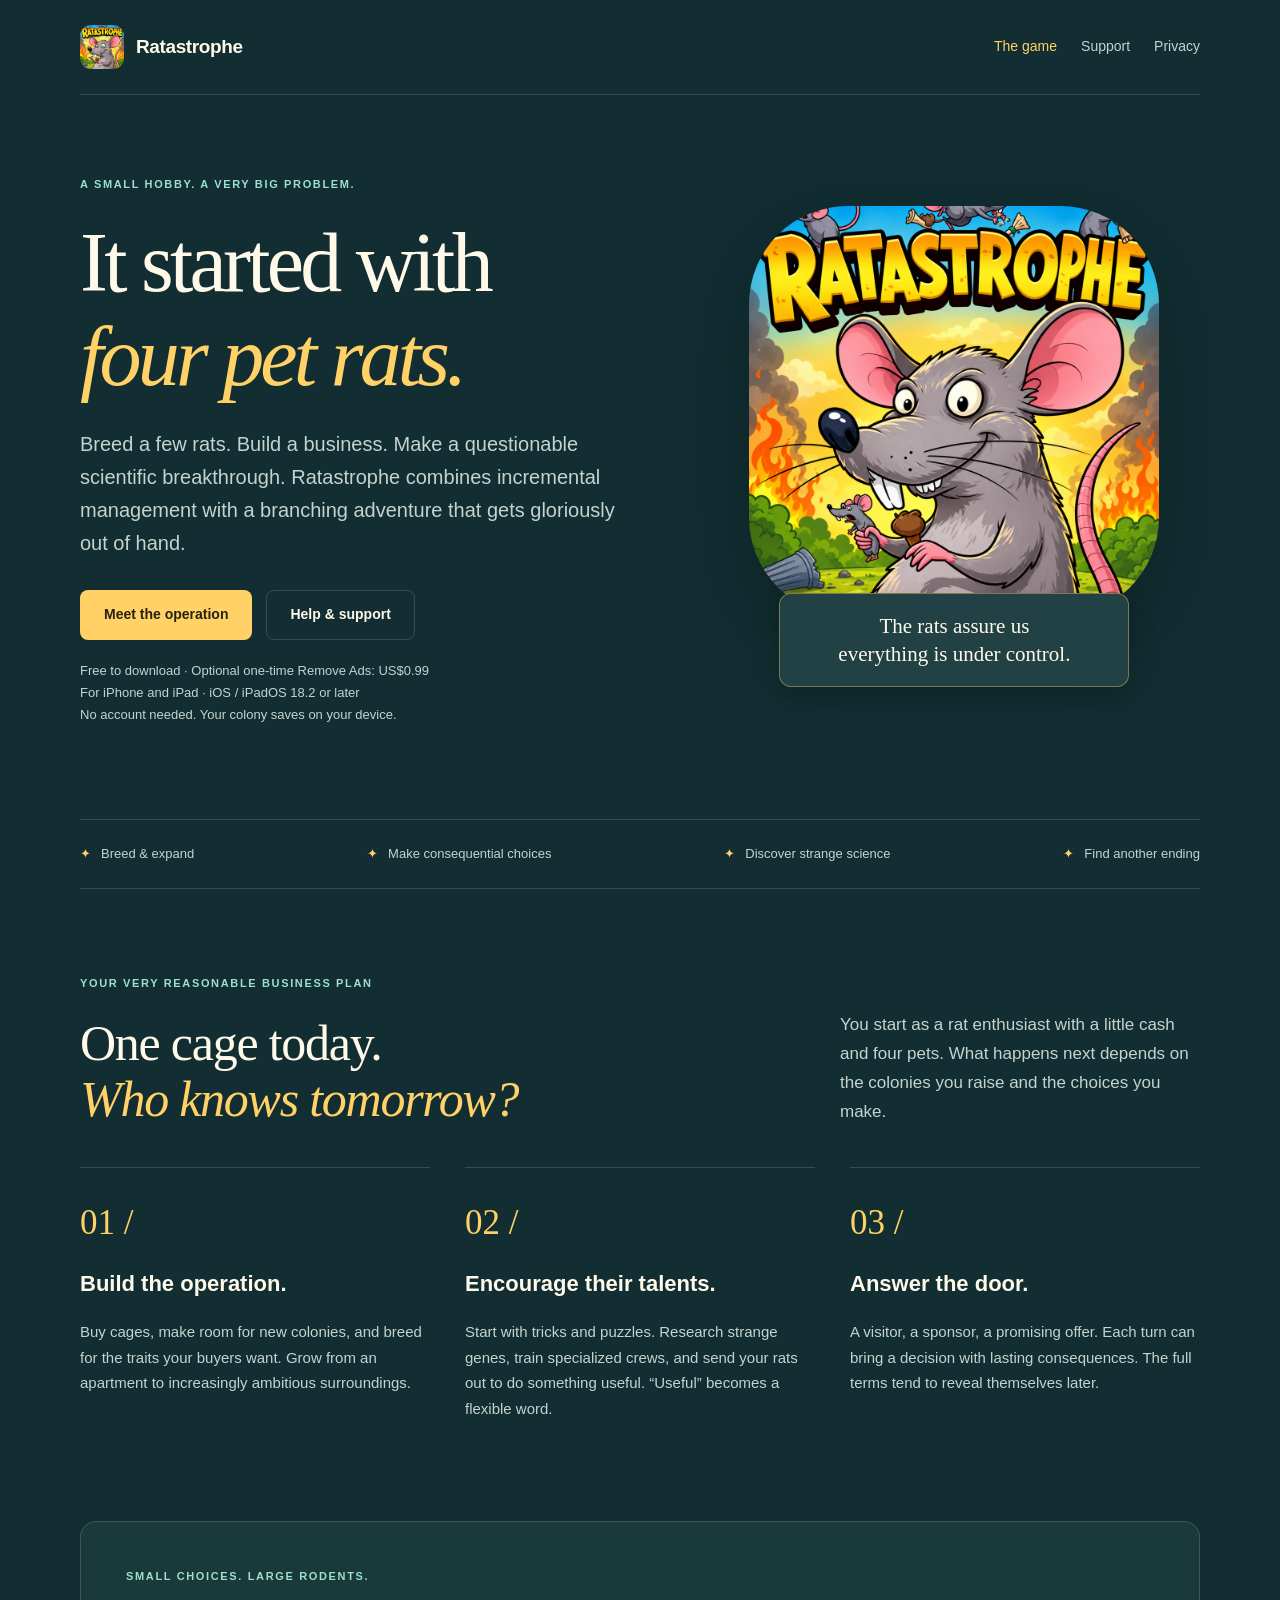
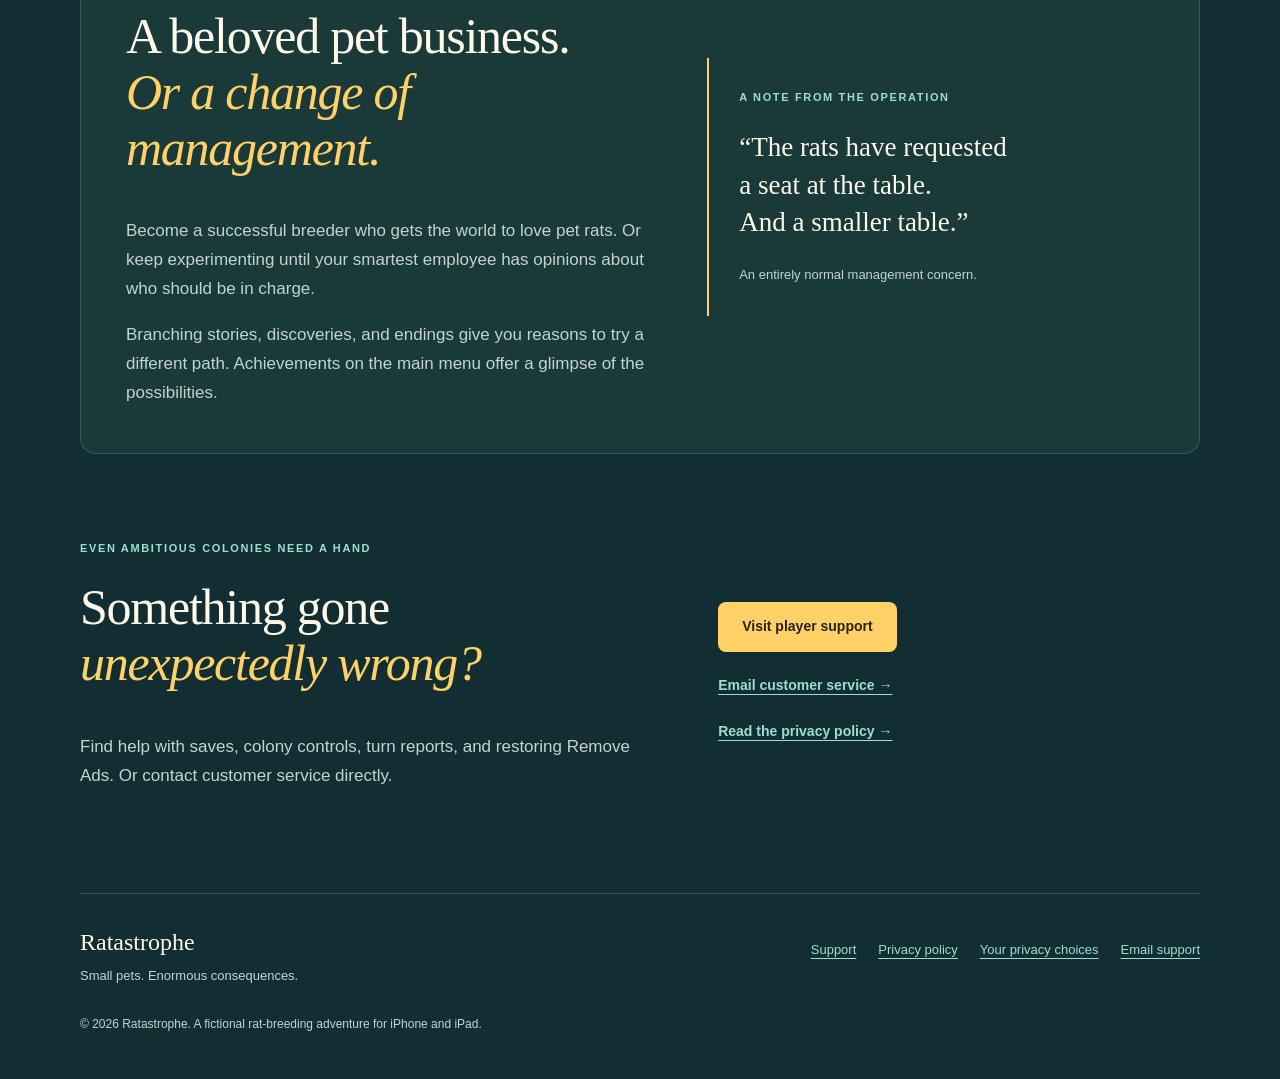
<file: docs/index.html>
<!doctype html>
<html lang="en">
<head>
  <meta charset="utf-8">
  <meta name="viewport" content="width=device-width, initial-scale=1">
  <meta name="description" content="Ratastrophe is an incremental rat-breeding game with branching stories and increasingly unreasonable consequences. Official app information, support, and privacy policy.">
  <meta name="theme-color" content="#122e32">
  <title>Ratastrophe — A small hobby. A very big problem.</title>
  <link rel="canonical" href="https://pquilty79.github.io/ratastrophe-site/">
  <link rel="icon" type="image/png" href="assets/app-icon.png">
  <link rel="apple-touch-icon" href="assets/app-icon.png">
  <meta property="og:title" content="Ratastrophe — A small hobby. A very big problem.">
  <meta property="og:description" content="Breed a few rats. Build a business. Discover just how far a perfectly reasonable hobby can go.">
  <meta property="og:type" content="website">
  <meta property="og:url" content="https://pquilty79.github.io/ratastrophe-site/">
  <meta property="og:image" content="https://pquilty79.github.io/ratastrophe-site/assets/app-icon.png">
  <link rel="stylesheet" href="styles.css">
</head>
<body>
  <a class="skip" href="#main">Skip to content</a>
  <div class="wrap">
    <header class="site-header">
      <a class="brand" href="./"><img src="assets/app-icon.png" alt="" width="44" height="44">Ratastrophe</a>
      <nav aria-label="Main navigation"><a href="./" aria-current="page">The game</a><a href="support.html">Support</a><a href="privacy.html">Privacy</a></nav>
    </header>
    <main id="main">
      <section class="hero">
        <div>
          <p class="eyebrow">A small hobby. A very big problem.</p>
          <h1>It started with<br><em>four pet rats.</em></h1>
          <p class="lede">Breed a few rats. Build a business. Make a questionable scientific breakthrough. Ratastrophe combines incremental management with a branching adventure that gets gloriously out of hand.</p>
          <div class="actions"><a class="button" href="#the-game">Meet the operation</a><a class="button secondary" href="support.html">Help &amp; support</a></div>
          <p class="small">Free to download · Optional one-time Remove Ads: US$0.99<br>For iPhone and iPad · iOS / iPadOS 18.2 or later<br>No account needed. Your colony saves on your device.</p>
        </div>
        <div class="hero-art">
          <img class="hero-icon" src="assets/app-icon.png" alt="A grinning cartoon rat surrounded by smaller rats, beneath the yellow Ratastrophe logo" width="1024" height="1024" fetchpriority="high">
          <p class="art-note">The rats assure us<br>everything is under control.</p>
        </div>
      </section>
      <div class="ribbon" aria-label="Game highlights"><span>Breed &amp; expand</span><span>Make consequential choices</span><span>Discover strange science</span><span>Find another ending</span></div>
      <section class="section" id="the-game">
        <div class="section-top"><div><p class="eyebrow">Your very reasonable business plan</p><h2>One cage today.<br><em>Who knows tomorrow?</em></h2></div><p>You start as a rat enthusiast with a little cash and four pets. What happens next depends on the colonies you raise and the choices you make.</p></div>
        <div class="steps">
          <article class="step"><span class="number" aria-hidden="true">01 /</span><h3>Build the operation.</h3><p>Buy cages, make room for new colonies, and breed for the traits your buyers want. Grow from an apartment to increasingly ambitious surroundings.</p></article>
          <article class="step"><span class="number" aria-hidden="true">02 /</span><h3>Encourage their talents.</h3><p>Start with tricks and puzzles. Research strange genes, train specialized crews, and send your rats out to do something useful. “Useful” becomes a flexible word.</p></article>
          <article class="step"><span class="number" aria-hidden="true">03 /</span><h3>Answer the door.</h3><p>A visitor, a sponsor, a promising offer. Each turn can bring a decision with lasting consequences. The full terms tend to reveal themselves later.</p></article>
        </div>
      </section>
      <section class="story-panel">
        <div><p class="eyebrow">Small choices. Large rodents.</p><h2>A beloved pet business.<br><em>Or a change of management.</em></h2><p>Become a successful breeder who gets the world to love pet rats. Or keep experimenting until your smartest employee has opinions about who should be in charge.</p><p>Branching stories, discoveries, and endings give you reasons to try a different path. Achievements on the main menu offer a glimpse of the possibilities.</p></div>
        <aside class="dispatch"><p class="eyebrow">A note from the operation</p><blockquote>“The rats have requested<br>a seat at the table.<br>And a smaller table.”</blockquote><p class="small">An entirely normal management concern.</p></aside>
      </section>
      <section class="section support-strip">
        <div><p class="eyebrow">Even ambitious colonies need a hand</p><h2>Something gone<br><em>unexpectedly wrong?</em></h2><p>Find help with saves, colony controls, turn reports, and restoring Remove Ads. Or contact customer service directly.</p></div>
        <div class="support-links"><a class="button" href="support.html">Visit player support</a><a class="text-link" href="mailto:supportchesstimewars@gmail.com?subject=Ratastrophe%20Support">Email customer service →</a><a class="text-link" href="privacy.html">Read the privacy policy →</a></div>
      </section>
    </main>
    <footer class="footer"><div><strong>Ratastrophe</strong><p>Small pets. Enormous consequences.</p></div><div class="footer-links"><a href="support.html">Support</a><a href="privacy.html">Privacy policy</a><a href="privacy.html#your-choices">Your privacy choices</a><a href="mailto:supportchesstimewars@gmail.com?subject=Ratastrophe%20Support">Email support</a></div><small class="copyright">© 2026 Ratastrophe. A fictional rat-breeding adventure for iPhone and iPad.</small></footer>
  </div>
</body>
</html>
</file>
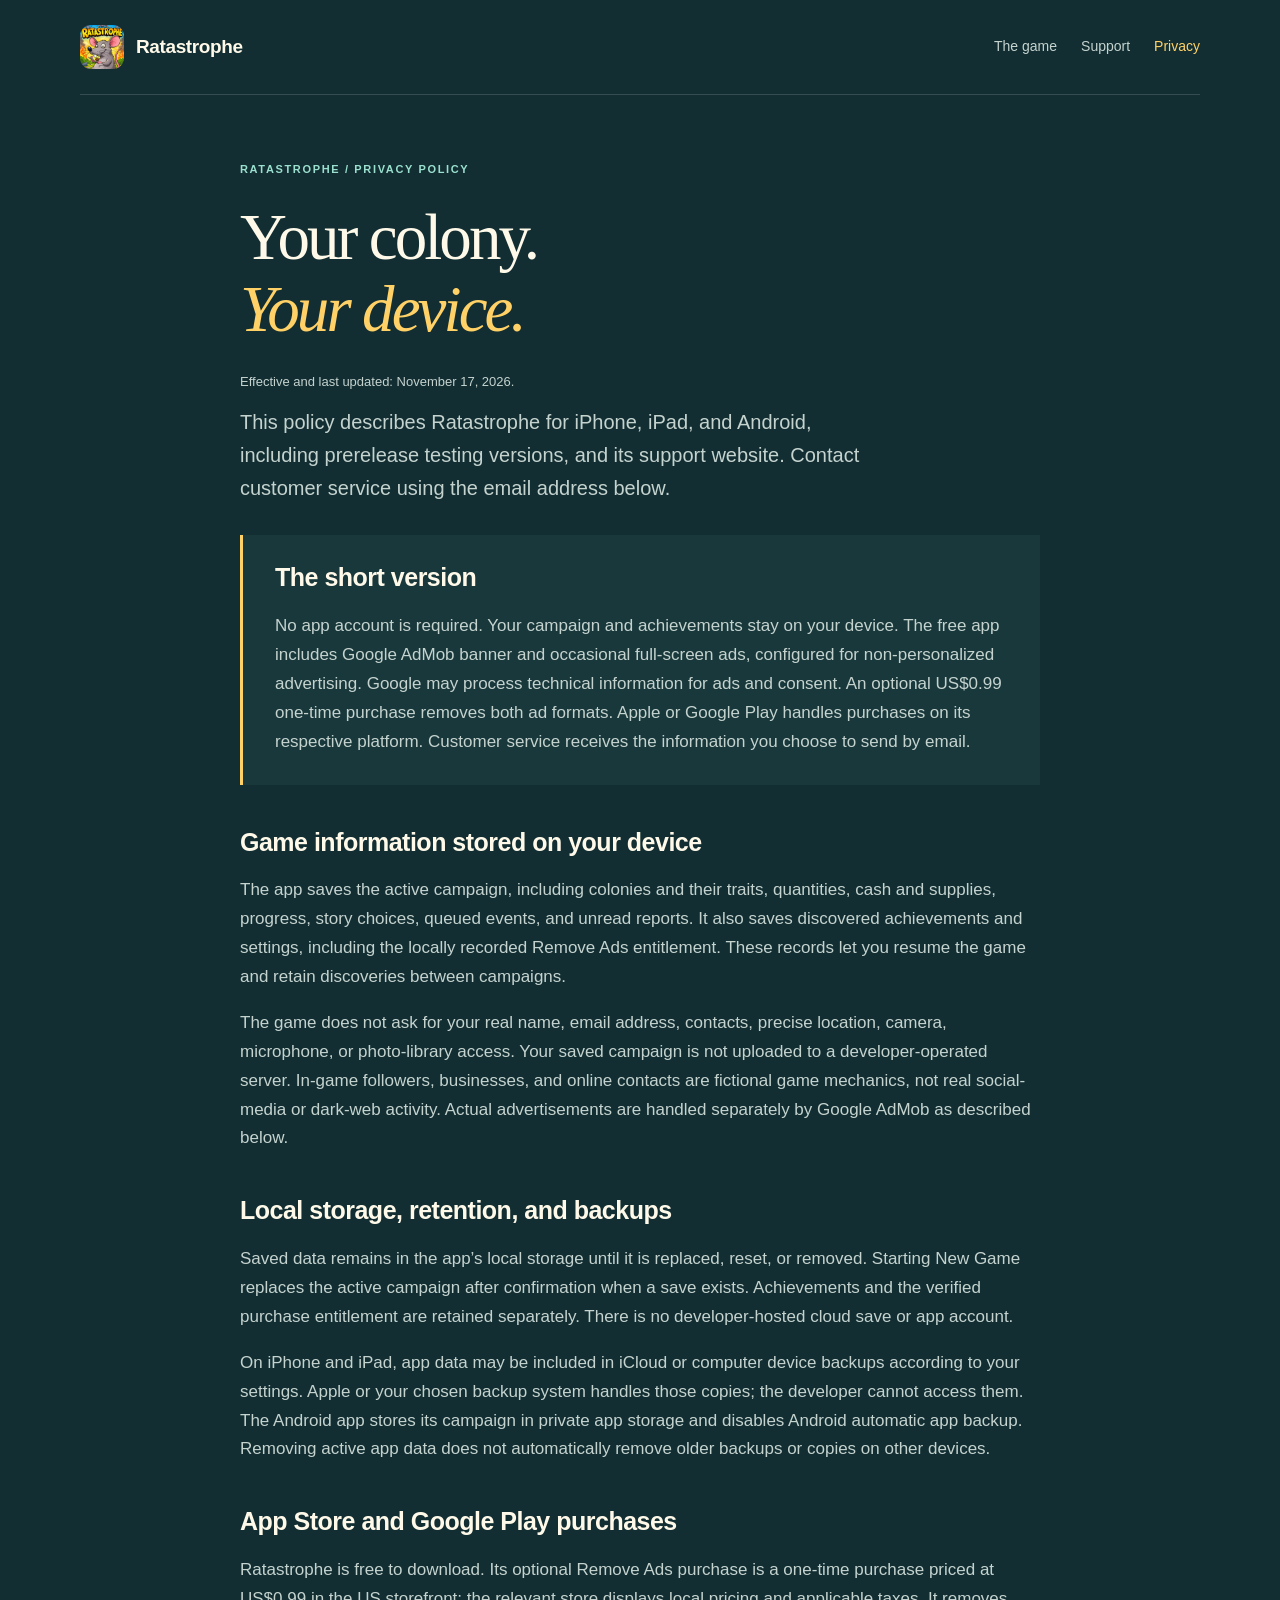
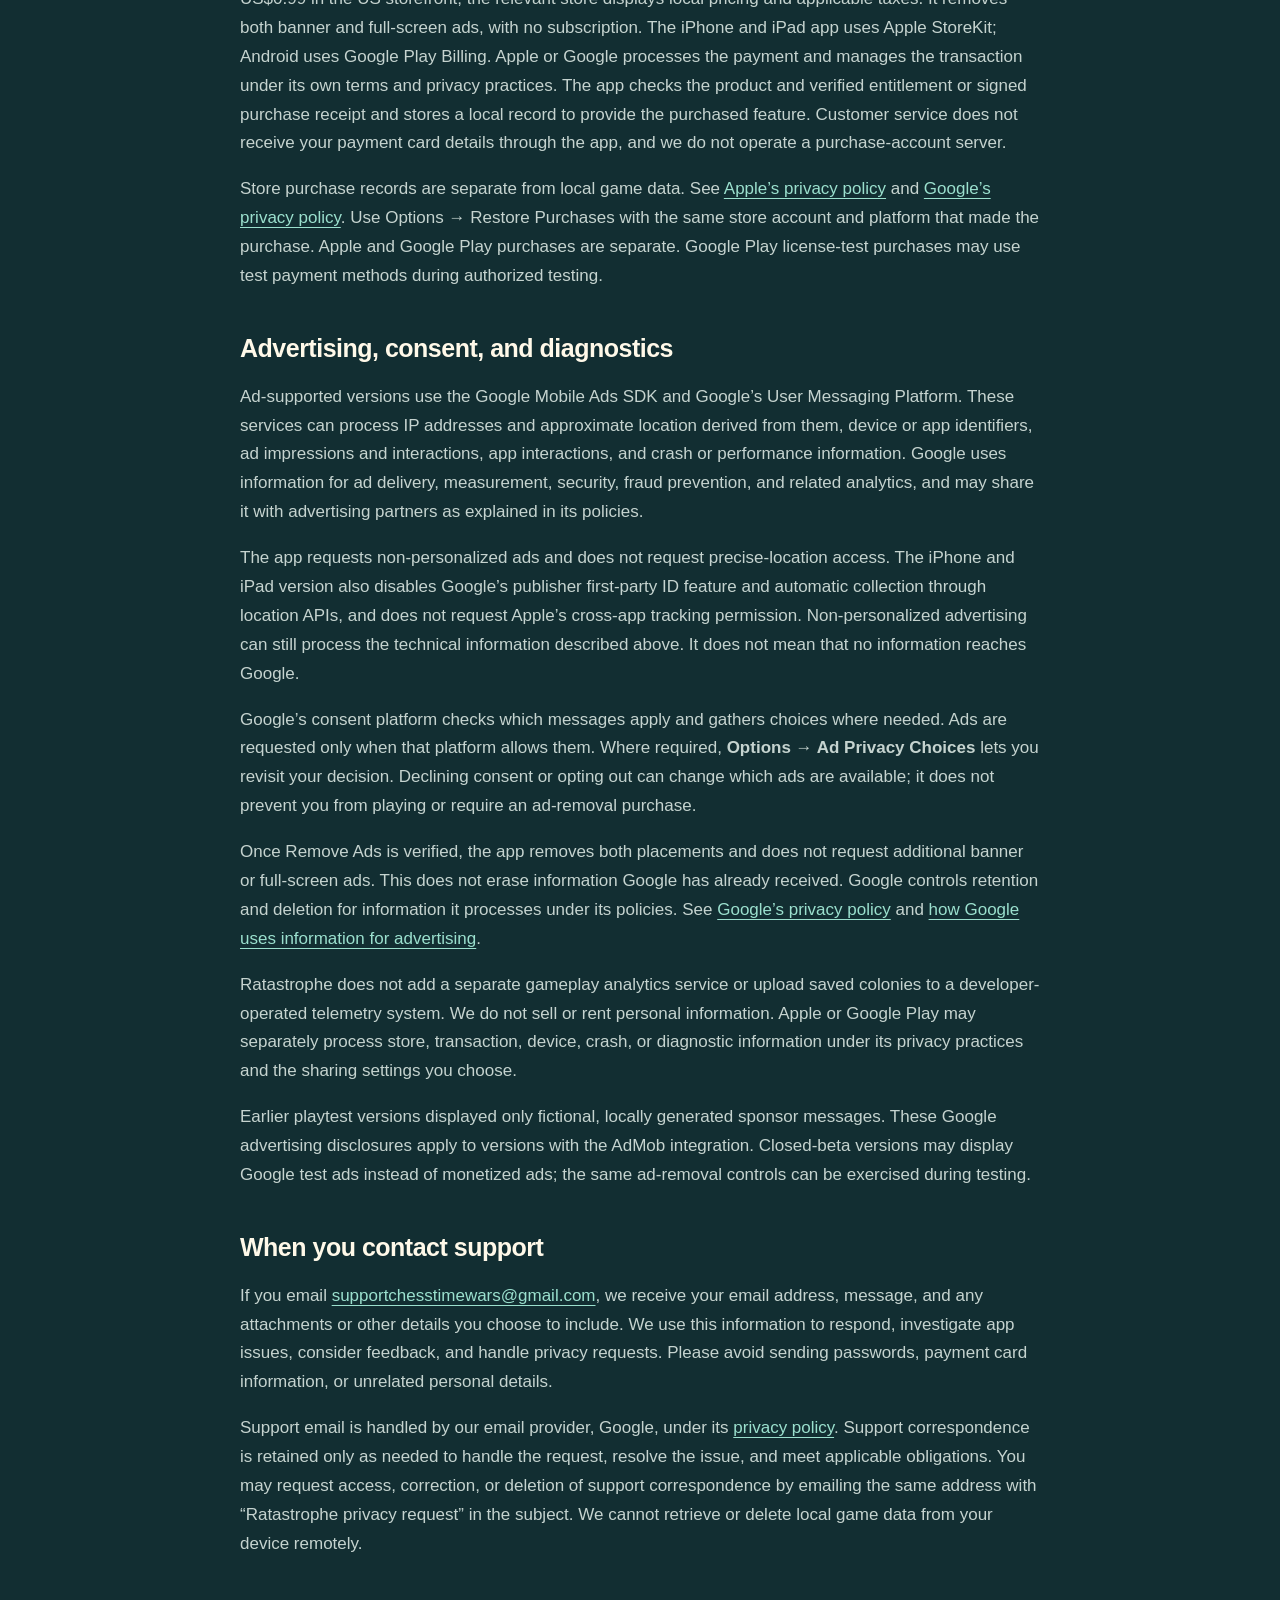
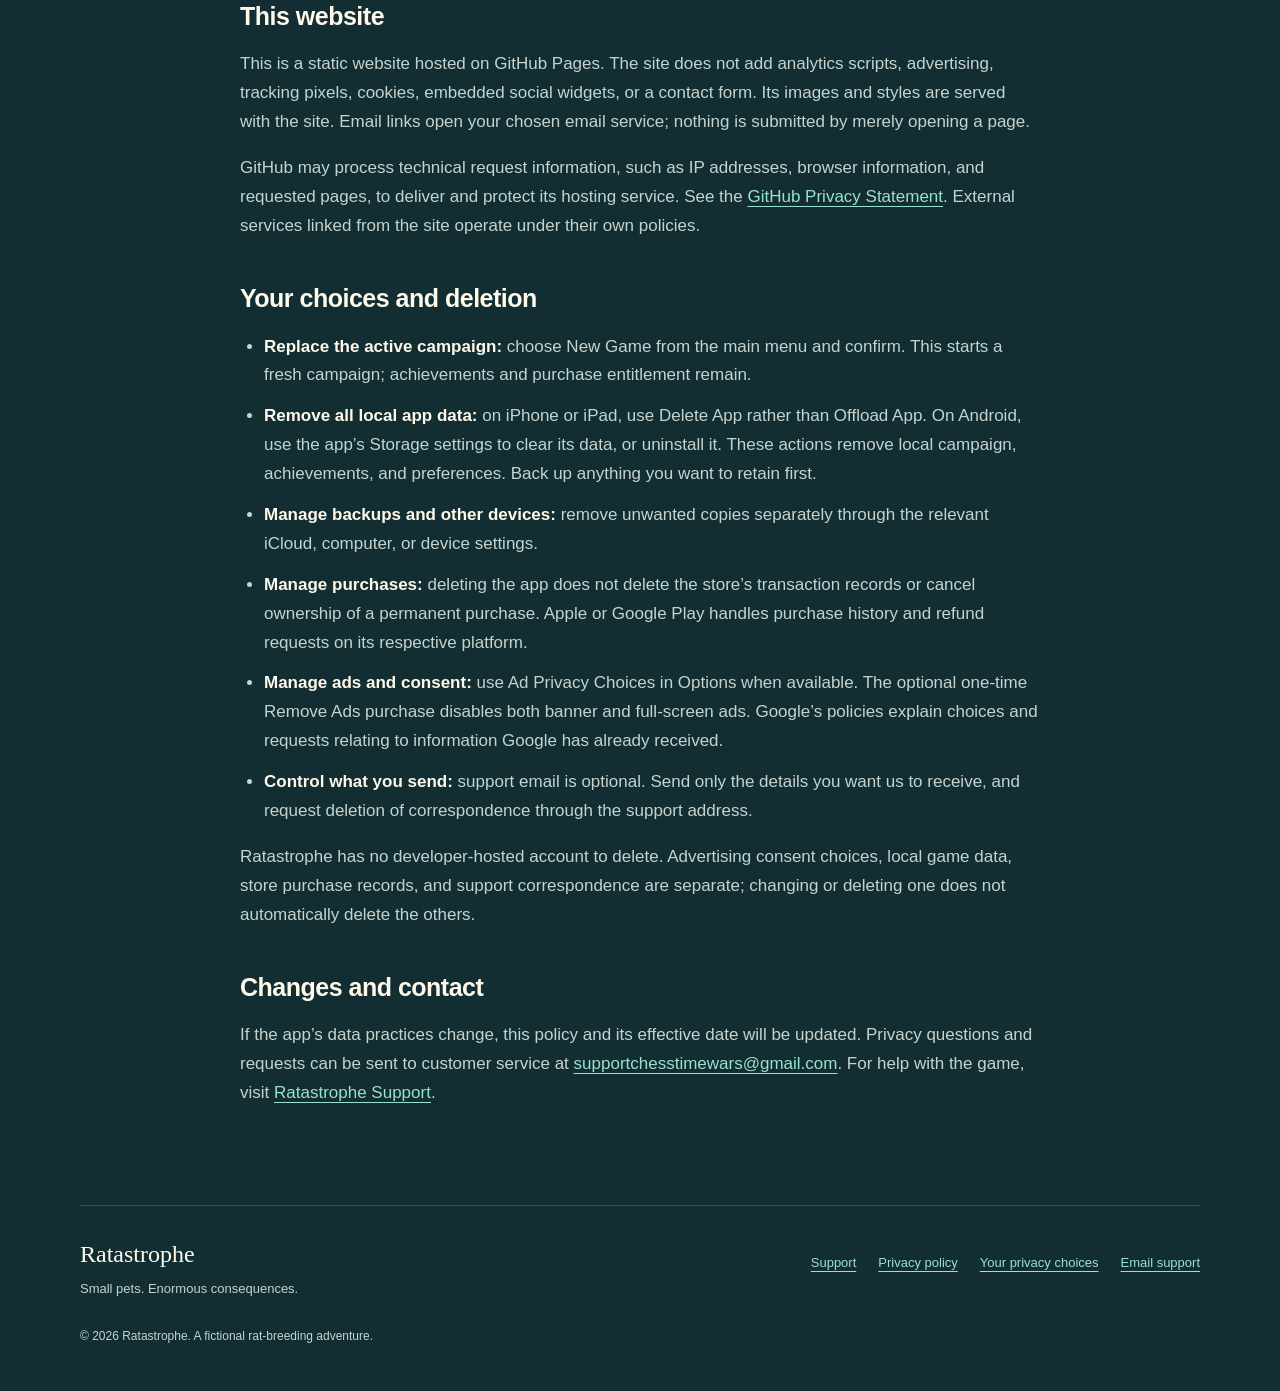
<file: docs/privacy.html>
<!doctype html>
<html lang="en">
<head>
  <meta charset="utf-8">
  <meta name="viewport" content="width=device-width, initial-scale=1">
  <meta name="description" content="How Ratastrophe for iOS and Android handles local saves, store purchases, Google ads, support email, and this website. Includes retention and deletion choices.">
  <meta name="theme-color" content="#122e32">
  <title>Privacy policy — Ratastrophe</title>
  <link rel="canonical" href="https://pquilty79.github.io/ratastrophe-site/privacy.html">
  <link rel="icon" type="image/png" href="assets/app-icon.png">
  <link rel="apple-touch-icon" href="assets/app-icon.png">
  <meta property="og:title" content="Privacy policy — Ratastrophe">
  <meta property="og:description" content="Understand local saves, purchases, support correspondence, website hosting, and your privacy choices.">
  <meta property="og:type" content="website">
  <meta property="og:url" content="https://pquilty79.github.io/ratastrophe-site/privacy.html">
  <meta property="og:image" content="https://pquilty79.github.io/ratastrophe-site/assets/app-icon.png">
  <link rel="stylesheet" href="styles.css">
</head>
<body>
  <a class="skip" href="#main">Skip to content</a>
  <div class="wrap">
    <header class="site-header"><a class="brand" href="./"><img src="assets/app-icon.png" alt="" width="44" height="44">Ratastrophe</a><nav aria-label="Main navigation"><a href="./">The game</a><a href="support.html">Support</a><a href="privacy.html" aria-current="page">Privacy</a></nav></header>
    <main id="main">
      <article class="document">
        <p class="eyebrow">Ratastrophe / Privacy policy</p>
        <h1>Your colony.<br><em>Your device.</em></h1>
        <p class="updated">Effective and last updated: November 17, 2026.</p>
        <p class="lede">This policy describes Ratastrophe for iPhone, iPad, and Android, including prerelease testing versions, and its support website. Contact customer service using the email address below.</p>
        <div class="callout"><h2>The short version</h2><p>No app account is required. Your campaign and achievements stay on your device. The free app includes Google AdMob banner and occasional full-screen ads, configured for non-personalized advertising. Google may process technical information for ads and consent. An optional US$0.99 one-time purchase removes both ad formats. Apple or Google Play handles purchases on its respective platform. Customer service receives the information you choose to send by email.</p></div>
        <h2>Game information stored on your device</h2>
        <p>The app saves the active campaign, including colonies and their traits, quantities, cash and supplies, progress, story choices, queued events, and unread reports. It also saves discovered achievements and settings, including the locally recorded Remove Ads entitlement. These records let you resume the game and retain discoveries between campaigns.</p>
        <p>The game does not ask for your real name, email address, contacts, precise location, camera, microphone, or photo-library access. Your saved campaign is not uploaded to a developer-operated server. In-game followers, businesses, and online contacts are fictional game mechanics, not real social-media or dark-web activity. Actual advertisements are handled separately by Google AdMob as described below.</p>
        <h2>Local storage, retention, and backups</h2>
        <p>Saved data remains in the app’s local storage until it is replaced, reset, or removed. Starting New Game replaces the active campaign after confirmation when a save exists. Achievements and the verified purchase entitlement are retained separately. There is no developer-hosted cloud save or app account.</p>
        <p>On iPhone and iPad, app data may be included in iCloud or computer device backups according to your settings. Apple or your chosen backup system handles those copies; the developer cannot access them. The Android app stores its campaign in private app storage and disables Android automatic app backup. Removing active app data does not automatically remove older backups or copies on other devices.</p>
        <h2>App Store and Google Play purchases</h2>
        <p>Ratastrophe is free to download. Its optional Remove Ads purchase is a one-time purchase priced at US$0.99 in the US storefront; the relevant store displays local pricing and applicable taxes. It removes both banner and full-screen ads, with no subscription. The iPhone and iPad app uses Apple StoreKit; Android uses Google Play Billing. Apple or Google processes the payment and manages the transaction under its own terms and privacy practices. The app checks the product and verified entitlement or signed purchase receipt and stores a local record to provide the purchased feature. Customer service does not receive your payment card details through the app, and we do not operate a purchase-account server.</p>
        <p>Store purchase records are separate from local game data. See <a href="https://www.apple.com/legal/privacy/">Apple’s privacy policy</a> and <a href="https://policies.google.com/privacy">Google’s privacy policy</a>. Use Options → Restore Purchases with the same store account and platform that made the purchase. Apple and Google Play purchases are separate. Google Play license-test purchases may use test payment methods during authorized testing.</p>
        <h2 id="advertising">Advertising, consent, and diagnostics</h2>
        <p>Ad-supported versions use the Google Mobile Ads SDK and Google’s User Messaging Platform. These services can process IP addresses and approximate location derived from them, device or app identifiers, ad impressions and interactions, app interactions, and crash or performance information. Google uses information for ad delivery, measurement, security, fraud prevention, and related analytics, and may share it with advertising partners as explained in its policies.</p>
        <p>The app requests non-personalized ads and does not request precise-location access. The iPhone and iPad version also disables Google’s publisher first-party ID feature and automatic collection through location APIs, and does not request Apple’s cross-app tracking permission. Non-personalized advertising can still process the technical information described above. It does not mean that no information reaches Google.</p>
        <p>Google’s consent platform checks which messages apply and gathers choices where needed. Ads are requested only when that platform allows them. Where required, <strong>Options → Ad Privacy Choices</strong> lets you revisit your decision. Declining consent or opting out can change which ads are available; it does not prevent you from playing or require an ad-removal purchase.</p>
        <p>Once Remove Ads is verified, the app removes both placements and does not request additional banner or full-screen ads. This does not erase information Google has already received. Google controls retention and deletion for information it processes under its policies. See <a href="https://policies.google.com/privacy">Google’s privacy policy</a> and <a href="https://policies.google.com/technologies/ads">how Google uses information for advertising</a>.</p>
        <p>Ratastrophe does not add a separate gameplay analytics service or upload saved colonies to a developer-operated telemetry system. We do not sell or rent personal information. Apple or Google Play may separately process store, transaction, device, crash, or diagnostic information under its privacy practices and the sharing settings you choose.</p>
        <p>Earlier playtest versions displayed only fictional, locally generated sponsor messages. These Google advertising disclosures apply to versions with the AdMob integration. Closed-beta versions may display Google test ads instead of monetized ads; the same ad-removal controls can be exercised during testing.</p>
        <h2>When you contact support</h2>
        <p>If you email <a href="mailto:supportchesstimewars@gmail.com?subject=Ratastrophe%20Support">supportchesstimewars@gmail.com</a>, we receive your email address, message, and any attachments or other details you choose to include. We use this information to respond, investigate app issues, consider feedback, and handle privacy requests. Please avoid sending passwords, payment card information, or unrelated personal details.</p>
        <p>Support email is handled by our email provider, Google, under its <a href="https://policies.google.com/privacy">privacy policy</a>. Support correspondence is retained only as needed to handle the request, resolve the issue, and meet applicable obligations. You may request access, correction, or deletion of support correspondence by emailing the same address with “Ratastrophe privacy request” in the subject. We cannot retrieve or delete local game data from your device remotely.</p>
        <h2>This website</h2>
        <p>This is a static website hosted on GitHub Pages. The site does not add analytics scripts, advertising, tracking pixels, cookies, embedded social widgets, or a contact form. Its images and styles are served with the site. Email links open your chosen email service; nothing is submitted by merely opening a page.</p>
        <p>GitHub may process technical request information, such as IP addresses, browser information, and requested pages, to deliver and protect its hosting service. See the <a href="https://docs.github.com/en/site-policy/privacy-policies/github-general-privacy-statement">GitHub Privacy Statement</a>. External services linked from the site operate under their own policies.</p>
        <h2 id="your-choices">Your choices and deletion</h2>
        <ul class="privacy-points">
          <li><strong>Replace the active campaign:</strong> choose New Game from the main menu and confirm. This starts a fresh campaign; achievements and purchase entitlement remain.</li>
          <li><strong>Remove all local app data:</strong> on iPhone or iPad, use Delete App rather than Offload App. On Android, use the app’s Storage settings to clear its data, or uninstall it. These actions remove local campaign, achievements, and preferences. Back up anything you want to retain first.</li>
          <li><strong>Manage backups and other devices:</strong> remove unwanted copies separately through the relevant iCloud, computer, or device settings.</li>
          <li><strong>Manage purchases:</strong> deleting the app does not delete the store’s transaction records or cancel ownership of a permanent purchase. Apple or Google Play handles purchase history and refund requests on its respective platform.</li>
          <li><strong>Manage ads and consent:</strong> use Ad Privacy Choices in Options when available. The optional one-time Remove Ads purchase disables both banner and full-screen ads. Google’s policies explain choices and requests relating to information Google has already received.</li>
          <li><strong>Control what you send:</strong> support email is optional. Send only the details you want us to receive, and request deletion of correspondence through the support address.</li>
        </ul>
        <p>Ratastrophe has no developer-hosted account to delete. Advertising consent choices, local game data, store purchase records, and support correspondence are separate; changing or deleting one does not automatically delete the others.</p>
        <h2>Changes and contact</h2>
        <p>If the app’s data practices change, this policy and its effective date will be updated. Privacy questions and requests can be sent to customer service at <a href="mailto:supportchesstimewars@gmail.com?subject=Ratastrophe%20Privacy%20Request">supportchesstimewars@gmail.com</a>. For help with the game, visit <a href="support.html">Ratastrophe Support</a>.</p>
      </article>
    </main>
    <footer class="footer"><div><strong>Ratastrophe</strong><p>Small pets. Enormous consequences.</p></div><div class="footer-links"><a href="support.html">Support</a><a href="privacy.html">Privacy policy</a><a href="privacy.html#your-choices">Your privacy choices</a><a href="mailto:supportchesstimewars@gmail.com?subject=Ratastrophe%20Support">Email support</a></div><small class="copyright">© 2026 Ratastrophe. A fictional rat-breeding adventure.</small></footer>
  </div>
</body>
</html>
</file>
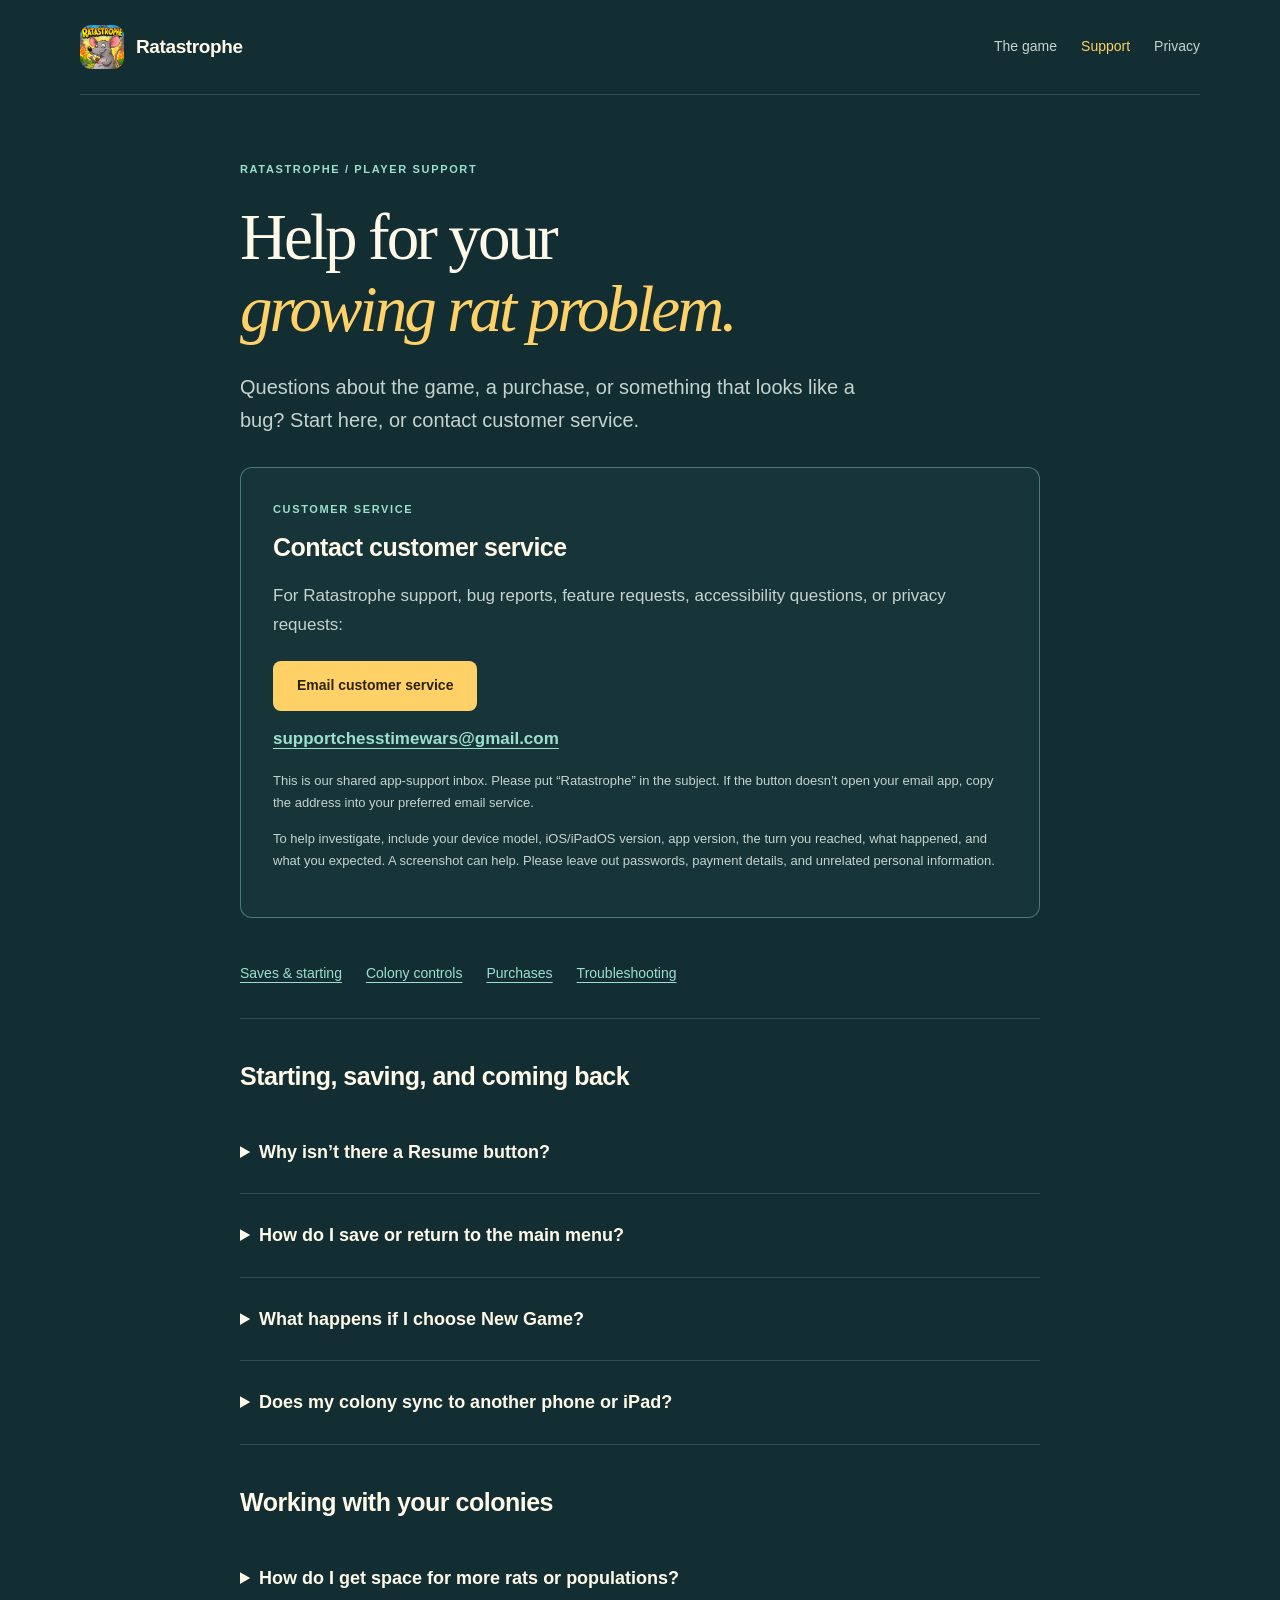
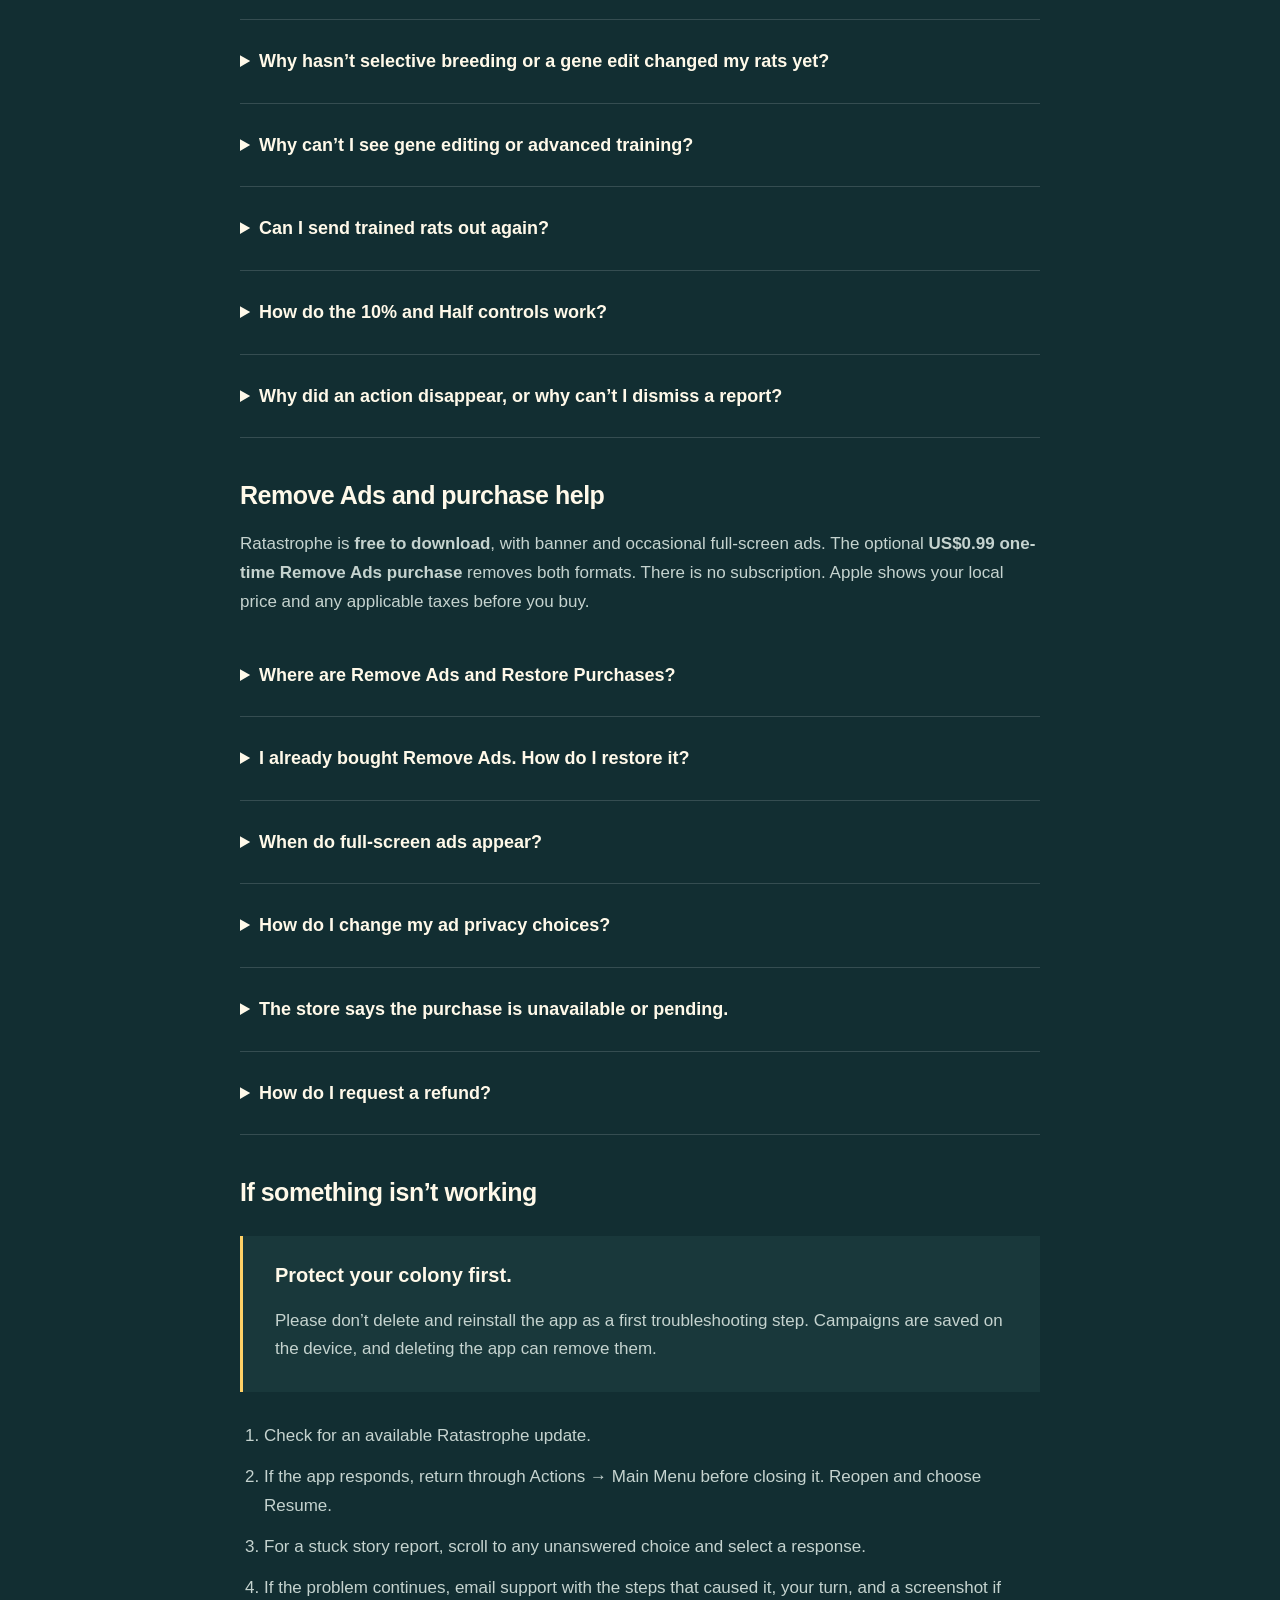
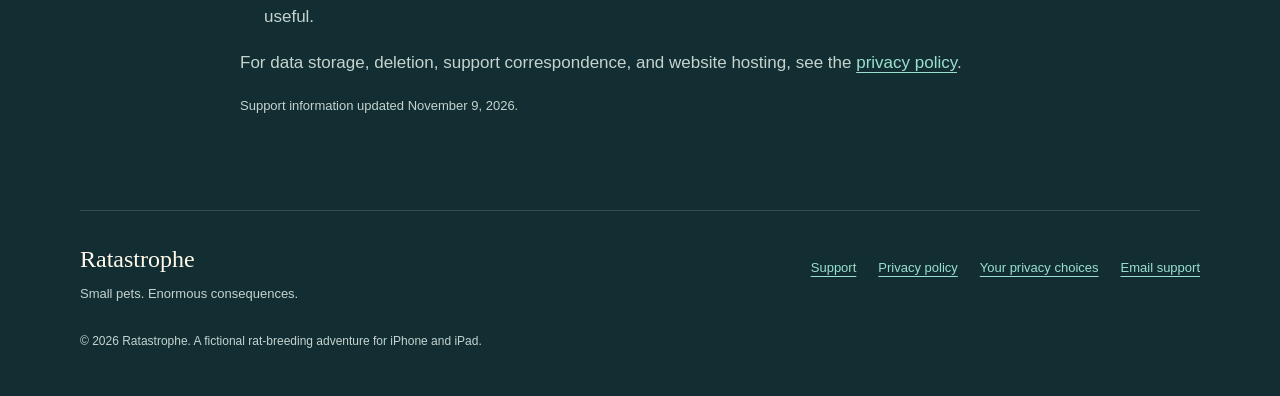
<file: docs/support.html>
<!doctype html>
<html lang="en">
<head>
  <meta charset="utf-8">
  <meta name="viewport" content="width=device-width, initial-scale=1">
  <meta name="description" content="Contact Ratastrophe Customer Service for support, feedback, accessibility, or privacy questions. Get help with saved games, colony controls, purchases, and turn reports.">
  <meta name="theme-color" content="#122e32">
  <title>Support — Ratastrophe</title>
  <link rel="canonical" href="https://pquilty79.github.io/ratastrophe-site/support.html">
  <link rel="icon" type="image/png" href="assets/app-icon.png">
  <link rel="apple-touch-icon" href="assets/app-icon.png">
  <meta property="og:title" content="Support — Ratastrophe">
  <meta property="og:description" content="Help for your growing rat problem. Contact customer service or find answers about Ratastrophe.">
  <meta property="og:type" content="website">
  <meta property="og:url" content="https://pquilty79.github.io/ratastrophe-site/support.html">
  <meta property="og:image" content="https://pquilty79.github.io/ratastrophe-site/assets/app-icon.png">
  <link rel="stylesheet" href="styles.css">
</head>
<body>
  <a class="skip" href="#main">Skip to content</a>
  <div class="wrap">
    <header class="site-header"><a class="brand" href="./"><img src="assets/app-icon.png" alt="" width="44" height="44">Ratastrophe</a><nav aria-label="Main navigation"><a href="./">The game</a><a href="support.html" aria-current="page">Support</a><a href="privacy.html">Privacy</a></nav></header>
    <main id="main">
      <article class="document">
        <p class="eyebrow">Ratastrophe / Player support</p>
        <h1>Help for your<br><em>growing rat problem.</em></h1>
        <p class="lede">Questions about the game, a purchase, or something that looks like a bug? Start here, or contact customer service.</p>
        <section class="contact-box" aria-labelledby="contact">
          <p class="eyebrow">Customer service</p>
          <h2 id="contact">Contact customer service</h2>
          <p>For Ratastrophe support, bug reports, feature requests, accessibility questions, or privacy requests:</p>
          <a class="button" href="mailto:supportchesstimewars@gmail.com?subject=Ratastrophe%20Support">Email customer service</a>
          <p class="email-address"><a href="mailto:supportchesstimewars@gmail.com?subject=Ratastrophe%20Support">supportchesstimewars@gmail.com</a></p>
          <p class="small">This is our shared app-support inbox. Please put “Ratastrophe” in the subject. If the button doesn’t open your email app, copy the address into your preferred email service.</p>
          <p class="small">To help investigate, include your device model, iOS/iPadOS version, app version, the turn you reached, what happened, and what you expected. A screenshot can help. Please leave out passwords, payment details, and unrelated personal information.</p>
        </section>
        <nav class="topic-links" aria-label="Support topics"><a href="#saves">Saves &amp; starting</a><a href="#colonies">Colony controls</a><a href="#purchases">Purchases</a><a href="#troubleshooting">Troubleshooting</a></nav>
        <h2 id="saves">Starting, saving, and coming back</h2>
        <details class="faq"><summary>Why isn’t there a Resume button?</summary><p>Resume appears when Ratastrophe finds a saved campaign on this device. With no resumable save, New Game fills the top row. Starting a new campaign begins on Turn 1. Once you have a saved game, Resume returns.</p></details>
        <details class="faq"><summary>How do I save or return to the main menu?</summary><p>Your campaign saves automatically on this device. Open <strong>Actions → Main Menu</strong> to return to the cover menu, then choose <strong>Resume</strong> when you want to continue. Unread turn reports and story decisions are saved with the campaign.</p></details>
        <details class="faq"><summary>What happens if I choose New Game?</summary><p>If a saved campaign exists, the game asks before replacing it. Starting again replaces that colony and its story. Your discovered achievements and any verified Remove Ads purchase remain separate from the active campaign.</p></details>
        <details class="faq"><summary>Does my colony sync to another phone or iPad?</summary><p>Ratastrophe stores the campaign locally and does not provide developer-hosted cloud synchronization. A different device can have a different game. Inclusion in iCloud or computer device backups depends on your Apple settings. Check those backups before changing devices or deleting the app.</p></details>
        <h2 id="colonies">Working with your colonies</h2>
        <details class="faq"><summary>How do I get space for more rats or populations?</summary><p>Open <strong>Habitat</strong>. Additional enclosures provide rat space and another population slot; larger habitats increase rat space in the enclosures you own. Each environment has a limit. Moving to a larger operation opens more room for expansion.</p></details>
        <details class="faq"><summary>Why hasn’t selective breeding or a gene edit changed my rats yet?</summary><p>Those changes are queued for the following turn. A pending indicator appears on the population list, and the editor shows when the result is due. That colony’s breeding and editing controls remain locked until the work completes. Other colonies can still be improved.</p></details>
        <details class="faq"><summary>Why can’t I see gene editing or advanced training?</summary><p>Complete the three Gene Research investments in Actions to open gene manipulation in the Population Editor. Projects and training programs appear as you develop the operation and meet their prerequisites. Open a particular population to work with that colony.</p></details>
        <details class="faq"><summary>Can I send trained rats out again?</summary><p>Yes. In the Population Editor, select a training program that colony has learned, then use its Send controls. Available jobs depend on the training and the colony. The quoted cash and food costs apply each time.</p></details>
        <details class="faq"><summary>How do the 10% and Half controls work?</summary><p>They calculate from the rats remaining in that colony, including after a sale, release, or split. Half twice uses half of what remains each time. The +/− controls switch back to a fixed quantity. Check the selected count and sale quote before confirming.</p></details>
        <details class="faq"><summary>Why did an action disappear, or why can’t I dismiss a report?</summary><p>Some actions are one-time unlocks, including establishing a dark web contact. Later opportunities can arrive through story choices. A turn report with an unanswered decision needs a response before Continue becomes available. Scroll through the report to reach the choices.</p></details>
        <h2 id="purchases">Remove Ads and purchase help</h2>
        <p>Ratastrophe is <strong>free to download</strong>, with banner and occasional full-screen ads. The optional <strong>US$0.99 one-time Remove Ads purchase</strong> removes both formats. There is no subscription. Apple shows your local price and any applicable taxes before you buy.</p>
        <details class="faq"><summary>Where are Remove Ads and Restore Purchases?</summary><p>Open <strong>Options on the main menu</strong>. If you are playing, first choose <strong>Actions → Main Menu</strong>. Purchase controls are in Options, separate from the gameplay actions.</p></details>
        <details class="faq"><summary>I already bought Remove Ads. How do I restore it?</summary><p>Use the same Apple Account that made the purchase, then choose <strong>Options → Restore Purchases</strong>. An internet connection may be needed to verify the entitlement with Apple. Restoring the purchase does not transfer your saved colony between devices.</p></details>
        <details class="faq"><summary>When do full-screen ads appear?</summary><p>Occasional full-screen ads are reserved for breaks after a completed turn report. They do not replace story choices. If an ad cannot load, you can keep playing. Remove Ads disables both these interruptions and the banner placement.</p></details>
        <details class="faq"><summary>How do I change my ad privacy choices?</summary><p>Open <strong>Options → Ad Privacy Choices</strong> when that entry is available for your region. Google’s consent message may also appear when needed. The app requests non-personalized ads; those can still use technical information for delivery and measurement. See the <a href="privacy.html#advertising">advertising privacy information</a> for details. You do not have to buy Remove Ads to make privacy choices.</p></details>
        <details class="faq"><summary>The store says the purchase is unavailable or pending.</summary><p>Check your connection and Apple Account, read the message in Options, and try again later. A pending purchase may need approval or further action through Apple. If the app reports that no purchase was made, the Remove Ads entitlement was not unlocked by that attempt. Contact support if the issue continues; do not send payment card information.</p></details>
        <details class="faq"><summary>How do I request a refund?</summary><p>Apple handles App Store payments and refund requests. Visit <a href="https://reportaproblem.apple.com/">Apple’s Report a Problem website</a> using the Apple Account that made the purchase. The developer cannot issue an App Store refund directly.</p></details>
        <h2 id="troubleshooting">If something isn’t working</h2>
        <div class="callout"><h3>Protect your colony first.</h3><p>Please don’t delete and reinstall the app as a first troubleshooting step. Campaigns are saved on the device, and deleting the app can remove them.</p></div>
        <ol class="help-list"><li>Check for an available Ratastrophe update.</li><li>If the app responds, return through Actions → Main Menu before closing it. Reopen and choose Resume.</li><li>For a stuck story report, scroll to any unanswered choice and select a response.</li><li>If the problem continues, email support with the steps that caused it, your turn, and a screenshot if useful.</li></ol>
        <p>For data storage, deletion, support correspondence, and website hosting, see the <a href="privacy.html">privacy policy</a>.</p>
        <p class="updated">Support information updated November 9, 2026.</p>
      </article>
    </main>
    <footer class="footer"><div><strong>Ratastrophe</strong><p>Small pets. Enormous consequences.</p></div><div class="footer-links"><a href="support.html">Support</a><a href="privacy.html">Privacy policy</a><a href="privacy.html#your-choices">Your privacy choices</a><a href="mailto:supportchesstimewars@gmail.com?subject=Ratastrophe%20Support">Email support</a></div><small class="copyright">© 2026 Ratastrophe. A fictional rat-breeding adventure for iPhone and iPad.</small></footer>
  </div>
</body>
</html>
</file>
<file: docs/styles.css>
:root{color-scheme:dark;--bg:#122e32;--panel:#19383b;--ink:#fff9e9;--muted:#c5d3cf;--gold:#ffd166;--teal:#9be0ce;--line:#ffffff26;--width:1120px}
*{box-sizing:border-box}html{scroll-behavior:smooth;scroll-padding-top:24px}body{margin:0;background:var(--bg);color:var(--ink);font:17px/1.7 -apple-system,BlinkMacSystemFont,"Segoe UI",sans-serif}a{color:var(--teal);text-underline-offset:4px}a:hover{color:var(--gold)}a:focus-visible,summary:focus-visible{outline:3px solid var(--gold);outline-offset:5px}img{max-width:100%;height:auto}h1,h2,h3,p{margin-top:0}h1,h2,h3{line-height:1.12;text-wrap:balance}h1,h2{font-family:Georgia,"Times New Roman",serif;font-weight:400}h1{font-size:clamp(46px,7.1vw,84px);letter-spacing:-.045em}h2{font-size:clamp(33px,4.4vw,50px);letter-spacing:-.025em}h3{font-size:22px}em{color:var(--gold);font-weight:400}p{color:var(--muted)}.wrap{width:min(var(--width),calc(100% - 48px));margin:auto}.skip{position:absolute;top:10px;left:10px;z-index:10;transform:translateY(-200%);padding:12px 20px;background:var(--ink);color:var(--bg)}.skip:focus{transform:none}.site-header{display:flex;align-items:center;justify-content:space-between;gap:24px;padding:25px 0;border-bottom:1px solid var(--line)}.brand{display:flex;align-items:center;gap:12px;font-size:19px;font-weight:750;letter-spacing:-.02em;color:var(--ink);text-decoration:none}.brand img{width:44px;height:44px;border-radius:11px}nav{display:flex;flex-wrap:wrap;gap:8px 24px}nav a{display:inline-flex;align-items:center;min-height:44px;color:var(--muted);text-decoration:none;font-size:14px}nav a[aria-current=page]{color:var(--gold)}.eyebrow{text-transform:uppercase;letter-spacing:.15em;font-size:11px;font-weight:800;color:var(--teal);margin-bottom:22px}.hero{display:grid;grid-template-columns:1.15fr 1fr;gap:64px;align-items:center;min-height:640px;padding:80px 0}.hero h1{margin-bottom:24px}.lede{font-size:20px;line-height:1.65;max-width:650px}.actions{display:flex;flex-wrap:wrap;gap:14px;margin:30px 0 20px}.button{display:inline-flex;align-items:center;justify-content:center;min-height:50px;padding:12px 23px;background:var(--gold);color:#29220e;font-size:14px;font-weight:750;text-decoration:none;border:1px solid transparent;border-radius:8px}.button:hover{color:#29220e;background:#ffdf91}.button.secondary{background:transparent;color:var(--ink);border-color:var(--line)}.button.secondary:hover{border-color:var(--teal);color:var(--teal)}.small{font-size:13px}.hero-art{position:relative;padding:14px 20px 35px}.hero-icon{display:block;width:100%;max-width:410px;margin:auto;border-radius:24%;box-shadow:0 24px 65px #06171970}.art-note{position:relative;max-width:350px;margin:-23px auto 0;background:#214145;border:1px solid #ffd16666;padding:18px 24px;border-radius:12px;font:21px/1.35 Georgia,serif;color:var(--ink);text-align:center;box-shadow:0 12px 30px #0003}.ribbon{display:flex;justify-content:space-between;flex-wrap:wrap;gap:14px 25px;padding:23px 0;border-block:1px solid var(--line);font-size:13px;color:var(--muted)}.ribbon span::before{content:"✦";color:var(--gold);margin-right:10px}.section{padding:85px 0}.section-top{display:flex;justify-content:space-between;align-items:flex-end;gap:45px;margin-bottom:40px}.section-top h2{max-width:580px;margin:0}.section-top>p{max-width:360px;margin:0}.steps{display:grid;grid-template-columns:repeat(3,1fr);gap:35px}.step{border-top:1px solid var(--line);padding-top:25px}.number{font-family:Georgia,serif;font-size:35px;color:var(--gold);display:block;margin-bottom:20px}.step p{font-size:15px}.story-panel{display:grid;grid-template-columns:1.2fr 1fr;gap:45px;align-items:center;padding:45px;background:#1a3939;border:1px solid var(--line);border-radius:16px}.story-panel p:last-child{margin-bottom:0}.dispatch{padding:30px;border-left:2px solid var(--gold)}.dispatch blockquote{margin:22px 0;font:27px/1.4 Georgia,serif;color:var(--ink)}.support-strip{display:grid;grid-template-columns:1.2fr 1fr;gap:60px;align-items:center}.support-links{display:flex;flex-direction:column;align-items:flex-start;gap:22px}.text-link{font-size:14px;font-weight:700}.callout{padding:28px 32px;border-left:3px solid var(--gold);background:var(--panel);margin:30px 0}.callout h2,.callout h3{font-family:inherit;font-size:23px;font-weight:700;margin-top:0}.callout p:last-child{margin-bottom:0}.footer{padding:35px 0 45px;border-top:1px solid var(--line);display:grid;grid-template-columns:1fr auto;gap:20px}.footer strong{font:24px Georgia,serif}.footer p{font-size:13px;margin:6px 0}.footer-links{display:flex;flex-wrap:wrap;gap:10px 22px;align-content:start}.footer-links a{display:inline-flex;align-items:center;min-height:44px;font-size:13px}.copyright{grid-column:1/-1;font-size:12px;color:var(--muted)}main{overflow-wrap:break-word}.document{max-width:800px;margin:auto;padding:65px 0 80px}.document h1{font-size:clamp(43px,6vw,65px);margin-bottom:25px}.document h2{font-family:inherit;font-weight:700;font-size:25px;margin-top:43px;letter-spacing:-.02em}.document h3{font-size:20px;margin-top:30px}.document ul,.document ol{padding-left:24px}.document li{color:var(--muted);margin-bottom:12px}.document .callout h2,.document .callout h3{margin-top:0}.updated{font-size:13px}.contact-box{padding:32px;border:1px solid #9be0ce66;background:#9be0ce09;border-radius:12px;margin:30px 0}.contact-box h2{margin-top:0}.contact-box .eyebrow{margin-bottom:14px}.contact-box .button{margin:4px 0 14px}.email-address{font-weight:700;overflow-wrap:anywhere}.topic-links{padding:4px 0 22px;border-bottom:1px solid var(--line);gap:4px 24px}.topic-links a{text-decoration:underline;color:var(--teal)}.faq{border-bottom:1px solid var(--line);padding:18px 0}.faq summary{cursor:pointer;font-size:18px;font-weight:650;color:var(--ink);padding:8px 10px 8px 0;min-height:44px}.faq p{margin:12px 0 2px;font-size:16px}.privacy-points strong,.help-list strong{color:var(--ink)}
@media(max-width:850px){.hero{gap:30px;padding:55px 0;min-height:0}.hero-icon{max-width:330px}.section{padding:65px 0}.section-top{display:block}.section-top>p{max-width:600px;margin-top:22px}.steps{gap:22px}.story-panel{padding:30px;gap:22px}.dispatch{padding:22px}.dispatch blockquote{font-size:23px}.support-strip{gap:30px}}
@media(max-width:620px){.wrap{width:calc(100% - 36px)}.site-header{align-items:flex-start;flex-direction:column;gap:8px;padding:20px 0 12px}nav{gap:25px}.hero{grid-template-columns:1fr;gap:25px;padding-top:42px}.hero h1{font-size:clamp(43px,11vw,60px)}.hero .lede{font-size:18px}.hero-art{padding:5px 24px 20px}.hero-icon{max-width:310px}.art-note{font-size:19px;max-width:290px}.ribbon{font-size:12px;justify-content:flex-start;gap:14px 22px}.steps,.story-panel,.support-strip{grid-template-columns:1fr;gap:30px}.step{padding-top:20px}.number{font-size:28px;margin-bottom:12px}.step h3{margin-bottom:12px}.story-panel{padding:27px 22px}.dispatch{padding:12px 0 0;border-left:0;border-top:1px solid var(--line)}.dispatch blockquote{font-size:25px}.section{padding:50px 0}.footer{grid-template-columns:1fr}.footer-links{gap:0 20px}.document{padding-top:42px}.document .lede{font-size:18px}.contact-box,.callout{padding:24px}.contact-box .button{width:100%;padding-inline:12px}.actions{gap:12px}.button{padding-inline:18px}.topic-links{gap:0 20px}.support-links{gap:18px}}
@media(prefers-reduced-motion:reduce){html{scroll-behavior:auto}}
@media print{:root{--bg:#fff;--ink:#111;--muted:#333;--gold:#333;--teal:#222;--line:#ccc;--panel:#f3f3f3}body{font-size:12pt}.wrap{width:100%}.site-header,.footer,.topic-links,.skip{display:none}.document{padding:0;max-width:none}.document h1{font-size:30pt}.contact-box{background:transparent;border-color:#888}.button{background:transparent;color:#111;border-color:#888}.faq{break-inside:avoid}}
</file>
